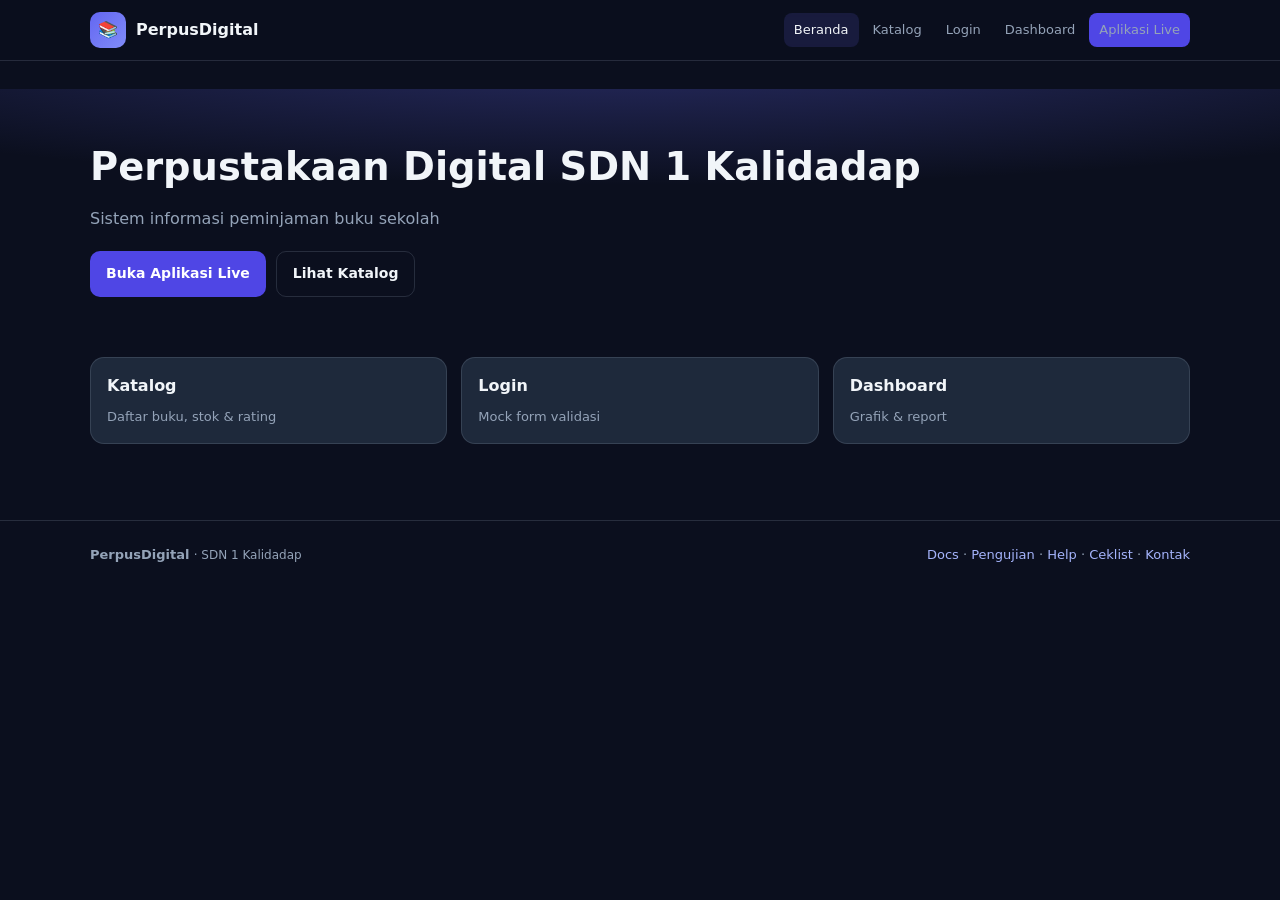
<file: index.html>
<!DOCTYPE html>
<html lang="id">
<head>
  <meta charset="UTF-8">
  <meta name="viewport" content="width=device-width, initial-scale=1">
  <meta name="theme-color" content="#4f46e5">
  <meta name="description" content="Perpustakaan Digital SDN 1 Kalidadap">
  <title>Beranda — PerpusDigital</title>
  <link rel="icon" href="assets/icons/book.svg" type="image/svg+xml">
  <link rel="stylesheet" href="assets/css/style.css">
</head>
<body>
  <header class="site-header">
    <div class="container header-inner">
      <a class="brand" href="index.html"><span class="brand-mark">📚</span><span data-config="shortName">PerpusDigital</span></a>
      <button type="button" class="nav-toggle" id="nav-toggle" aria-label="Menu">Menu</button>
      <nav class="nav" id="site-nav">
        <a href="index.html" data-nav="home">Beranda</a>
        <a href="pages/katalog.html" data-nav="katalog">Katalog</a>
        <a href="pages/login.html" data-nav="login">Login</a>
        <a href="pages/dashboard.html" data-nav="dashboard">Dashboard</a>
        <a class="btn btn-primary btn-sm" href="#" data-live-app target="_blank" rel="noopener">Aplikasi Live</a>
      </nav>
    </div>
  </header>

  <main>
    <section class="hero">
      <div class="container">
        <h1 data-config="siteName">Perpustakaan Digital SDN 1 Kalidadap</h1>
        <p data-config="tagline">Sistem informasi peminjaman buku sekolah</p>
        <div class="hero-actions">
          <a class="btn btn-primary" href="#" data-live-app target="_blank" rel="noopener">Buka Aplikasi Live</a>
          <a class="btn btn-outline" href="pages/katalog.html">Lihat Katalog</a>
        </div>
      </div>
    </section>

    <section class="section">
      <div class="container">
        <div class="grid-3">
          <a class="card card-link" href="pages/katalog.html">
            <h3>Katalog</h3>
            <p class="muted">Daftar buku, stok &amp; rating</p>
          </a>
          <a class="card card-link" href="pages/login.html">
            <h3>Login</h3>
            <p class="muted">Mock form validasi</p>
          </a>
          <a class="card card-link" href="pages/dashboard.html">
            <h3>Dashboard</h3>
            <p class="muted">Grafik &amp; report</p>
          </a>
        </div>
      </div>
    </section>
  </main>

  <footer class="site-footer">
    <div class="container footer-inner">
      <div>
        <strong data-config="shortName">PerpusDigital</strong>
        <span class="muted"> · SDN 1 Kalidadap</span>
      </div>
      <div>
        <a href="pages/dokumentasi.html">Docs</a> ·
        <a href="pages/pengujian.html">Pengujian</a> ·
        <a href="pages/help.html">Help</a> ·
        <a href="docs/ceklist-ukk.html">Ceklist</a> ·
        <a href="pages/kontak.html">Kontak</a>
      </div>
    </div>
  </footer>
  <script src="config.js"></script>
  <script src="assets/js/script.js"></script>
</body>
</html>
</file>
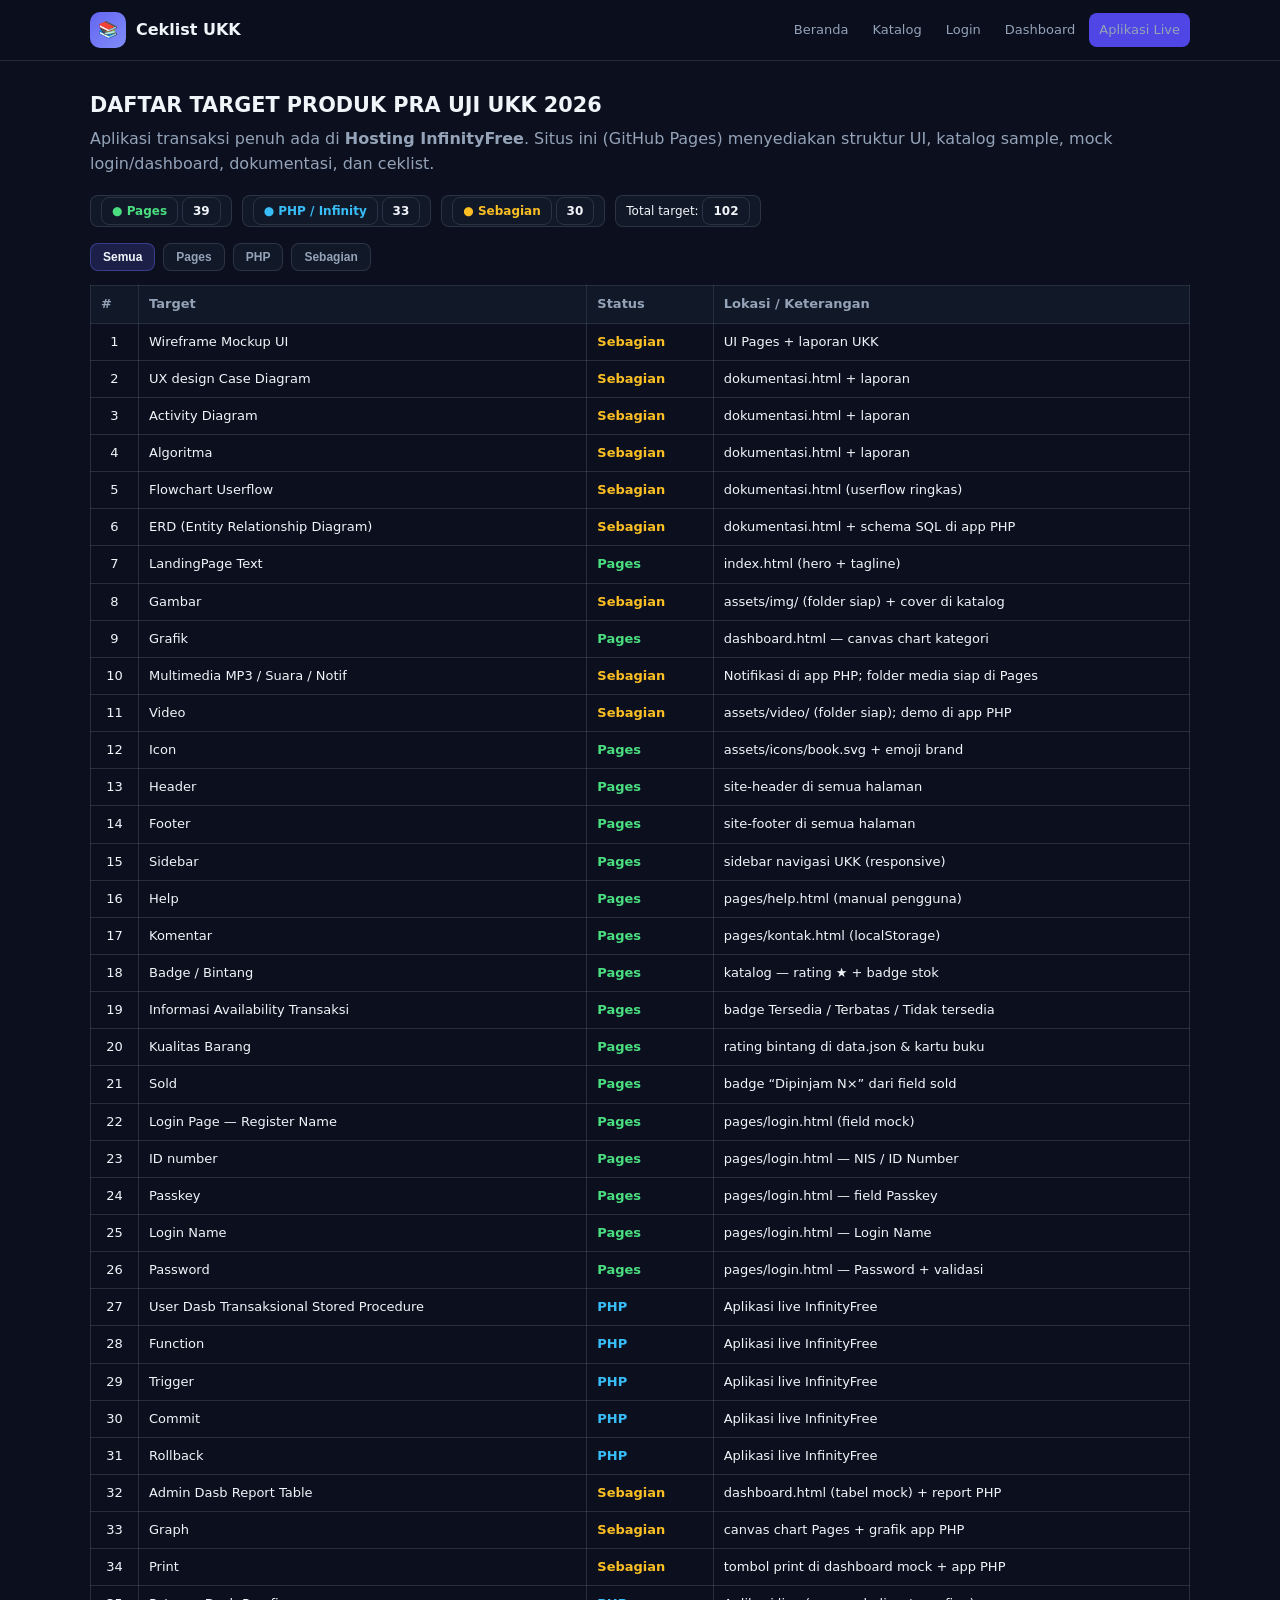
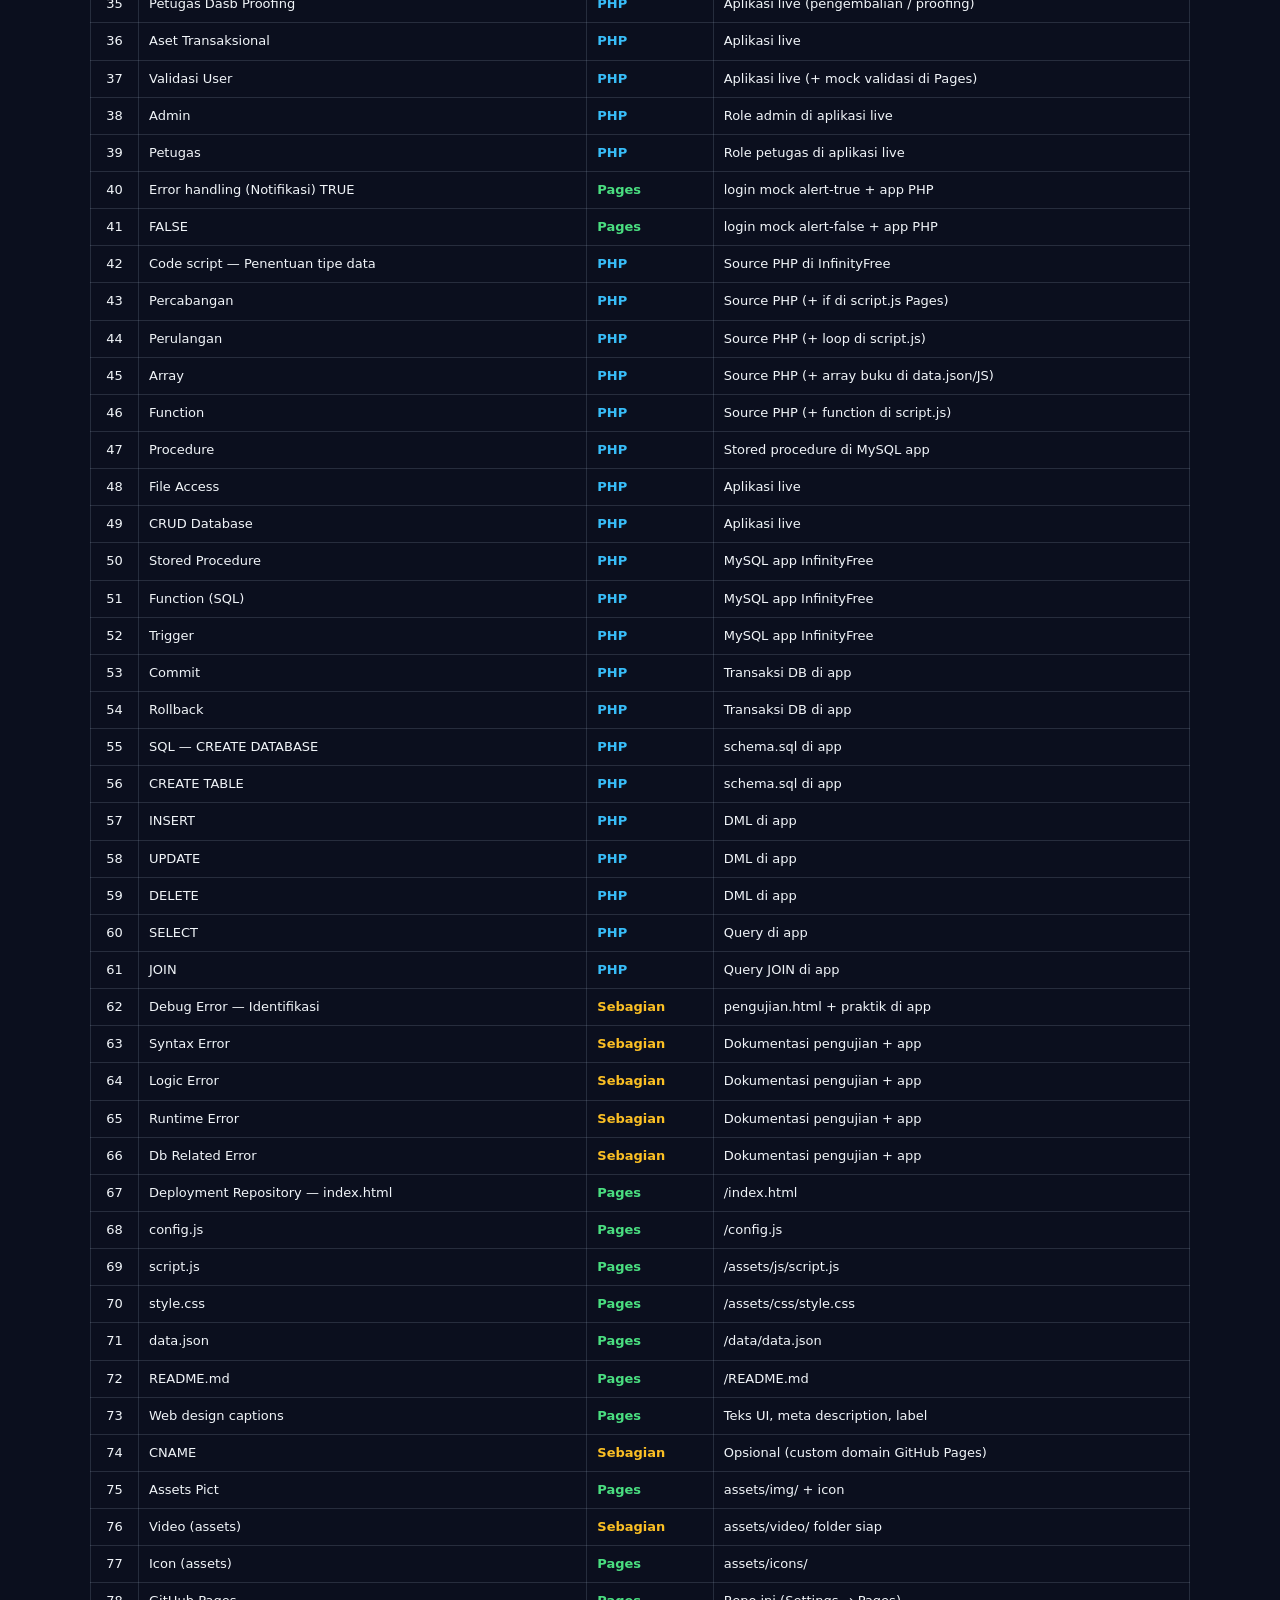
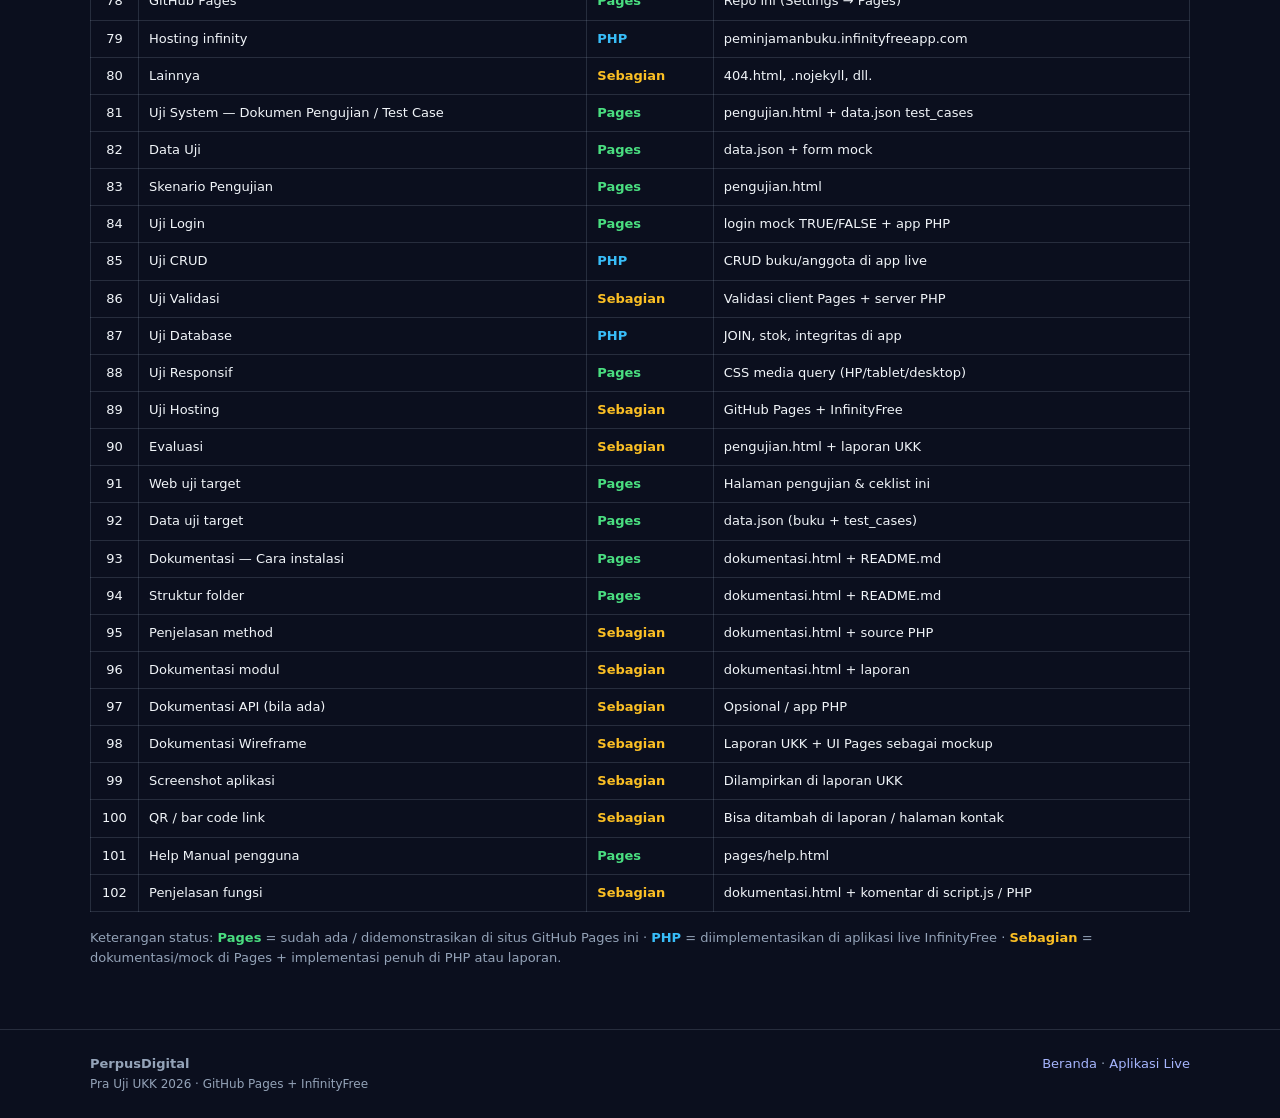
<file: docs/ceklist-ukk.html>
<!DOCTYPE html>
<html lang="id">
<head>
  <meta charset="UTF-8">
  <meta name="viewport" content="width=device-width, initial-scale=1">
  <meta name="theme-color" content="#4f46e5">
  <title>Ceklist Target UKK 2026 — 1–102</title>
  <link rel="icon" href="../assets/icons/book.svg" type="image/svg+xml">
  <link rel="stylesheet" href="../assets/css/style.css">
  <style>
    .ok{color:#4ade80;font-weight:600}
    .part{color:#fbbf24;font-weight:600}
    .php{color:#38bdf8;font-weight:600}
    .no{color:#64748b}
    table.data td:first-child{width:48px;text-align:center;font-variant-numeric:tabular-nums}
    table.data th{position:sticky;top:0;z-index:2}
    .filter-bar{display:flex;flex-wrap:wrap;gap:8px;margin-bottom:14px;align-items:center}
    .filter-bar button{
      background:var(--bg2);border:1px solid var(--border);color:var(--muted);
      border-radius:8px;padding:6px 12px;font-size:12px;cursor:pointer;font-weight:600
    }
    .filter-bar button.active,.filter-bar button:hover{background:rgba(99,102,241,.2);color:var(--text);border-color:rgba(99,102,241,.4)}
    .sum{display:flex;flex-wrap:wrap;gap:10px;margin-bottom:16px}
    .sum span{font-size:12px;padding:6px 10px;border-radius:8px;background:var(--bg2);border:1px solid var(--border)}
    .sum .n{font-weight:700;color:var(--text)}
  </style>
</head>
<body>
  <header class="site-header">
    <div class="container header-inner">
      <a class="brand" href="../index.html"><span class="brand-mark">📚</span> Ceklist UKK</a>
                  <nav class="nav" id="site-nav">
        <a href="../index.html" data-nav="home">Beranda</a>
        <a href="../pages/katalog.html" data-nav="katalog">Katalog</a>
        <a href="../pages/login.html" data-nav="login">Login</a>
        <a href="../pages/dashboard.html" data-nav="dashboard">Dashboard</a>
        <a class="btn btn-primary btn-sm" href="#" data-live-app target="_blank" rel="noopener">Aplikasi Live</a>
      </nav>
    </div>
  </header>

  <main class="section">
    <div class="container">
      <h2>DAFTAR TARGET PRODUK PRA UJI UKK 2026</h2>
      <p class="lead">
        Aplikasi transaksi penuh ada di <strong>Hosting InfinityFree</strong>.
        Situs ini (GitHub Pages) menyediakan struktur UI, katalog sample, mock login/dashboard, dokumentasi, dan ceklist.
      </p>

      <div class="sum" id="summary">
        <span><span class="ok">● Pages</span> <span class="n" id="cnt-pages">—</span></span>
        <span><span class="php">● PHP / Infinity</span> <span class="n" id="cnt-php">—</span></span>
        <span><span class="part">● Sebagian</span> <span class="n" id="cnt-part">—</span></span>
        <span>Total target: <span class="n">102</span></span>
      </div>

      <div class="filter-bar">
        <button type="button" class="active" data-filter="all">Semua</button>
        <button type="button" data-filter="pages">Pages</button>
        <button type="button" data-filter="php">PHP</button>
        <button type="button" data-filter="part">Sebagian</button>
      </div>

      <div style="overflow-x:auto">
        <table class="data" id="ukk-table">
          <thead>
            <tr>
              <th>#</th>
              <th>Target</th>
              <th>Status</th>
              <th>Lokasi / Keterangan</th>
            </tr>
          </thead>
          <tbody>
            <tr data-s="part"><td>1</td><td>Wireframe Mockup UI</td><td class="part">Sebagian</td><td>UI Pages + laporan UKK</td></tr>
            <tr data-s="part"><td>2</td><td>UX design Case Diagram</td><td class="part">Sebagian</td><td>dokumentasi.html + laporan</td></tr>
            <tr data-s="part"><td>3</td><td>Activity Diagram</td><td class="part">Sebagian</td><td>dokumentasi.html + laporan</td></tr>
            <tr data-s="part"><td>4</td><td>Algoritma</td><td class="part">Sebagian</td><td>dokumentasi.html + laporan</td></tr>
            <tr data-s="part"><td>5</td><td>Flowchart Userflow</td><td class="part">Sebagian</td><td>dokumentasi.html (userflow ringkas)</td></tr>
            <tr data-s="part"><td>6</td><td>ERD (Entity Relationship Diagram)</td><td class="part">Sebagian</td><td>dokumentasi.html + schema SQL di app PHP</td></tr>

            <tr data-s="pages"><td>7</td><td>LandingPage Text</td><td class="ok">Pages</td><td>index.html (hero + tagline)</td></tr>
            <tr data-s="part"><td>8</td><td>Gambar</td><td class="part">Sebagian</td><td>assets/img/ (folder siap) + cover di katalog</td></tr>
            <tr data-s="pages"><td>9</td><td>Grafik</td><td class="ok">Pages</td><td>dashboard.html — canvas chart kategori</td></tr>
            <tr data-s="part"><td>10</td><td>Multimedia MP3 / Suara / Notif</td><td class="part">Sebagian</td><td>Notifikasi di app PHP; folder media siap di Pages</td></tr>
            <tr data-s="part"><td>11</td><td>Video</td><td class="part">Sebagian</td><td>assets/video/ (folder siap); demo di app PHP</td></tr>
            <tr data-s="pages"><td>12</td><td>Icon</td><td class="ok">Pages</td><td>assets/icons/book.svg + emoji brand</td></tr>

            <tr data-s="pages"><td>13</td><td>Header</td><td class="ok">Pages</td><td>site-header di semua halaman</td></tr>
            <tr data-s="pages"><td>14</td><td>Footer</td><td class="ok">Pages</td><td>site-footer di semua halaman</td></tr>
            <tr data-s="pages"><td>15</td><td>Sidebar</td><td class="ok">Pages</td><td>sidebar navigasi UKK (responsive)</td></tr>

            <tr data-s="pages"><td>16</td><td>Help</td><td class="ok">Pages</td><td>pages/help.html (manual pengguna)</td></tr>
            <tr data-s="pages"><td>17</td><td>Komentar</td><td class="ok">Pages</td><td>pages/kontak.html (localStorage)</td></tr>
            <tr data-s="pages"><td>18</td><td>Badge / Bintang</td><td class="ok">Pages</td><td>katalog — rating ★ + badge stok</td></tr>
            <tr data-s="pages"><td>19</td><td>Informasi Availability Transaksi</td><td class="ok">Pages</td><td>badge Tersedia / Terbatas / Tidak tersedia</td></tr>
            <tr data-s="pages"><td>20</td><td>Kualitas Barang</td><td class="ok">Pages</td><td>rating bintang di data.json &amp; kartu buku</td></tr>
            <tr data-s="pages"><td>21</td><td>Sold</td><td class="ok">Pages</td><td>badge “Dipinjam N×” dari field sold</td></tr>

            <tr data-s="pages"><td>22</td><td>Login Page — Register Name</td><td class="ok">Pages</td><td>pages/login.html (field mock)</td></tr>
            <tr data-s="pages"><td>23</td><td>ID number</td><td class="ok">Pages</td><td>pages/login.html — NIS / ID Number</td></tr>
            <tr data-s="pages"><td>24</td><td>Passkey</td><td class="ok">Pages</td><td>pages/login.html — field Passkey</td></tr>
            <tr data-s="pages"><td>25</td><td>Login Name</td><td class="ok">Pages</td><td>pages/login.html — Login Name</td></tr>
            <tr data-s="pages"><td>26</td><td>Password</td><td class="ok">Pages</td><td>pages/login.html — Password + validasi</td></tr>

            <tr data-s="php"><td>27</td><td>User Dasb Transaksional Stored Procedure</td><td class="php">PHP</td><td>Aplikasi live InfinityFree</td></tr>
            <tr data-s="php"><td>28</td><td>Function</td><td class="php">PHP</td><td>Aplikasi live InfinityFree</td></tr>
            <tr data-s="php"><td>29</td><td>Trigger</td><td class="php">PHP</td><td>Aplikasi live InfinityFree</td></tr>
            <tr data-s="php"><td>30</td><td>Commit</td><td class="php">PHP</td><td>Aplikasi live InfinityFree</td></tr>
            <tr data-s="php"><td>31</td><td>Rollback</td><td class="php">PHP</td><td>Aplikasi live InfinityFree</td></tr>

            <tr data-s="part"><td>32</td><td>Admin Dasb Report Table</td><td class="part">Sebagian</td><td>dashboard.html (tabel mock) + report PHP</td></tr>
            <tr data-s="part"><td>33</td><td>Graph</td><td class="part">Sebagian</td><td>canvas chart Pages + grafik app PHP</td></tr>
            <tr data-s="part"><td>34</td><td>Print</td><td class="part">Sebagian</td><td>tombol print di dashboard mock + app PHP</td></tr>

            <tr data-s="php"><td>35</td><td>Petugas Dasb Proofing</td><td class="php">PHP</td><td>Aplikasi live (pengembalian / proofing)</td></tr>
            <tr data-s="php"><td>36</td><td>Aset Transaksional</td><td class="php">PHP</td><td>Aplikasi live</td></tr>
            <tr data-s="php"><td>37</td><td>Validasi User</td><td class="php">PHP</td><td>Aplikasi live (+ mock validasi di Pages)</td></tr>
            <tr data-s="php"><td>38</td><td>Admin</td><td class="php">PHP</td><td>Role admin di aplikasi live</td></tr>
            <tr data-s="php"><td>39</td><td>Petugas</td><td class="php">PHP</td><td>Role petugas di aplikasi live</td></tr>

            <tr data-s="pages"><td>40</td><td>Error handling (Notifikasi) TRUE</td><td class="ok">Pages</td><td>login mock alert-true + app PHP</td></tr>
            <tr data-s="pages"><td>41</td><td>FALSE</td><td class="ok">Pages</td><td>login mock alert-false + app PHP</td></tr>

            <tr data-s="php"><td>42</td><td>Code script — Penentuan tipe data</td><td class="php">PHP</td><td>Source PHP di InfinityFree</td></tr>
            <tr data-s="php"><td>43</td><td>Percabangan</td><td class="php">PHP</td><td>Source PHP (+ if di script.js Pages)</td></tr>
            <tr data-s="php"><td>44</td><td>Perulangan</td><td class="php">PHP</td><td>Source PHP (+ loop di script.js)</td></tr>
            <tr data-s="php"><td>45</td><td>Array</td><td class="php">PHP</td><td>Source PHP (+ array buku di data.json/JS)</td></tr>
            <tr data-s="php"><td>46</td><td>Function</td><td class="php">PHP</td><td>Source PHP (+ function di script.js)</td></tr>
            <tr data-s="php"><td>47</td><td>Procedure</td><td class="php">PHP</td><td>Stored procedure di MySQL app</td></tr>
            <tr data-s="php"><td>48</td><td>File Access</td><td class="php">PHP</td><td>Aplikasi live</td></tr>
            <tr data-s="php"><td>49</td><td>CRUD Database</td><td class="php">PHP</td><td>Aplikasi live</td></tr>
            <tr data-s="php"><td>50</td><td>Stored Procedure</td><td class="php">PHP</td><td>MySQL app InfinityFree</td></tr>
            <tr data-s="php"><td>51</td><td>Function (SQL)</td><td class="php">PHP</td><td>MySQL app InfinityFree</td></tr>
            <tr data-s="php"><td>52</td><td>Trigger</td><td class="php">PHP</td><td>MySQL app InfinityFree</td></tr>
            <tr data-s="php"><td>53</td><td>Commit</td><td class="php">PHP</td><td>Transaksi DB di app</td></tr>
            <tr data-s="php"><td>54</td><td>Rollback</td><td class="php">PHP</td><td>Transaksi DB di app</td></tr>

            <tr data-s="php"><td>55</td><td>SQL — CREATE DATABASE</td><td class="php">PHP</td><td>schema.sql di app</td></tr>
            <tr data-s="php"><td>56</td><td>CREATE TABLE</td><td class="php">PHP</td><td>schema.sql di app</td></tr>
            <tr data-s="php"><td>57</td><td>INSERT</td><td class="php">PHP</td><td>DML di app</td></tr>
            <tr data-s="php"><td>58</td><td>UPDATE</td><td class="php">PHP</td><td>DML di app</td></tr>
            <tr data-s="php"><td>59</td><td>DELETE</td><td class="php">PHP</td><td>DML di app</td></tr>
            <tr data-s="php"><td>60</td><td>SELECT</td><td class="php">PHP</td><td>Query di app</td></tr>
            <tr data-s="php"><td>61</td><td>JOIN</td><td class="php">PHP</td><td>Query JOIN di app</td></tr>

            <tr data-s="part"><td>62</td><td>Debug Error — Identifikasi</td><td class="part">Sebagian</td><td>pengujian.html + praktik di app</td></tr>
            <tr data-s="part"><td>63</td><td>Syntax Error</td><td class="part">Sebagian</td><td>Dokumentasi pengujian + app</td></tr>
            <tr data-s="part"><td>64</td><td>Logic Error</td><td class="part">Sebagian</td><td>Dokumentasi pengujian + app</td></tr>
            <tr data-s="part"><td>65</td><td>Runtime Error</td><td class="part">Sebagian</td><td>Dokumentasi pengujian + app</td></tr>
            <tr data-s="part"><td>66</td><td>Db Related Error</td><td class="part">Sebagian</td><td>Dokumentasi pengujian + app</td></tr>

            <tr data-s="pages"><td>67</td><td>Deployment Repository — index.html</td><td class="ok">Pages</td><td>/index.html</td></tr>
            <tr data-s="pages"><td>68</td><td>config.js</td><td class="ok">Pages</td><td>/config.js</td></tr>
            <tr data-s="pages"><td>69</td><td>script.js</td><td class="ok">Pages</td><td>/assets/js/script.js</td></tr>
            <tr data-s="pages"><td>70</td><td>style.css</td><td class="ok">Pages</td><td>/assets/css/style.css</td></tr>
            <tr data-s="pages"><td>71</td><td>data.json</td><td class="ok">Pages</td><td>/data/data.json</td></tr>
            <tr data-s="pages"><td>72</td><td>README.md</td><td class="ok">Pages</td><td>/README.md</td></tr>

            <tr data-s="pages"><td>73</td><td>Web design captions</td><td class="ok">Pages</td><td>Teks UI, meta description, label</td></tr>
            <tr data-s="part"><td>74</td><td>CNAME</td><td class="part">Sebagian</td><td>Opsional (custom domain GitHub Pages)</td></tr>
            <tr data-s="pages"><td>75</td><td>Assets Pict</td><td class="ok">Pages</td><td>assets/img/ + icon</td></tr>
            <tr data-s="part"><td>76</td><td>Video (assets)</td><td class="part">Sebagian</td><td>assets/video/ folder siap</td></tr>
            <tr data-s="pages"><td>77</td><td>Icon (assets)</td><td class="ok">Pages</td><td>assets/icons/</td></tr>
            <tr data-s="pages"><td>78</td><td>GitHub Pages</td><td class="ok">Pages</td><td>Repo ini (Settings → Pages)</td></tr>
            <tr data-s="php"><td>79</td><td>Hosting infinity</td><td class="php">PHP</td><td>peminjamanbuku.infinityfreeapp.com</td></tr>
            <tr data-s="part"><td>80</td><td>Lainnya</td><td class="part">Sebagian</td><td>404.html, .nojekyll, dll.</td></tr>

            <tr data-s="pages"><td>81</td><td>Uji System — Dokumen Pengujian / Test Case</td><td class="ok">Pages</td><td>pengujian.html + data.json test_cases</td></tr>
            <tr data-s="pages"><td>82</td><td>Data Uji</td><td class="ok">Pages</td><td>data.json + form mock</td></tr>
            <tr data-s="pages"><td>83</td><td>Skenario Pengujian</td><td class="ok">Pages</td><td>pengujian.html</td></tr>
            <tr data-s="pages"><td>84</td><td>Uji Login</td><td class="ok">Pages</td><td>login mock TRUE/FALSE + app PHP</td></tr>
            <tr data-s="php"><td>85</td><td>Uji CRUD</td><td class="php">PHP</td><td>CRUD buku/anggota di app live</td></tr>
            <tr data-s="part"><td>86</td><td>Uji Validasi</td><td class="part">Sebagian</td><td>Validasi client Pages + server PHP</td></tr>
            <tr data-s="php"><td>87</td><td>Uji Database</td><td class="php">PHP</td><td>JOIN, stok, integritas di app</td></tr>
            <tr data-s="pages"><td>88</td><td>Uji Responsif</td><td class="ok">Pages</td><td>CSS media query (HP/tablet/desktop)</td></tr>
            <tr data-s="part"><td>89</td><td>Uji Hosting</td><td class="part">Sebagian</td><td>GitHub Pages + InfinityFree</td></tr>
            <tr data-s="part"><td>90</td><td>Evaluasi</td><td class="part">Sebagian</td><td>pengujian.html + laporan UKK</td></tr>
            <tr data-s="pages"><td>91</td><td>Web uji target</td><td class="ok">Pages</td><td>Halaman pengujian &amp; ceklist ini</td></tr>
            <tr data-s="pages"><td>92</td><td>Data uji target</td><td class="ok">Pages</td><td>data.json (buku + test_cases)</td></tr>

            <tr data-s="pages"><td>93</td><td>Dokumentasi — Cara instalasi</td><td class="ok">Pages</td><td>dokumentasi.html + README.md</td></tr>
            <tr data-s="pages"><td>94</td><td>Struktur folder</td><td class="ok">Pages</td><td>dokumentasi.html + README.md</td></tr>
            <tr data-s="part"><td>95</td><td>Penjelasan method</td><td class="part">Sebagian</td><td>dokumentasi.html + source PHP</td></tr>
            <tr data-s="part"><td>96</td><td>Dokumentasi modul</td><td class="part">Sebagian</td><td>dokumentasi.html + laporan</td></tr>
            <tr data-s="part"><td>97</td><td>Dokumentasi API (bila ada)</td><td class="part">Sebagian</td><td>Opsional / app PHP</td></tr>
            <tr data-s="part"><td>98</td><td>Dokumentasi Wireframe</td><td class="part">Sebagian</td><td>Laporan UKK + UI Pages sebagai mockup</td></tr>
            <tr data-s="part"><td>99</td><td>Screenshot aplikasi</td><td class="part">Sebagian</td><td>Dilampirkan di laporan UKK</td></tr>
            <tr data-s="part"><td>100</td><td>QR / bar code link</td><td class="part">Sebagian</td><td>Bisa ditambah di laporan / halaman kontak</td></tr>
            <tr data-s="pages"><td>101</td><td>Help Manual pengguna</td><td class="ok">Pages</td><td>pages/help.html</td></tr>
            <tr data-s="part"><td>102</td><td>Penjelasan fungsi</td><td class="part">Sebagian</td><td>dokumentasi.html + komentar di script.js / PHP</td></tr>
          </tbody>
        </table>
      </div>

      <p class="muted" style="margin-top:16px;font-size:13px">
        Keterangan status:
        <span class="ok">Pages</span> = sudah ada / didemonstrasikan di situs GitHub Pages ini ·
        <span class="php">PHP</span> = diimplementasikan di aplikasi live InfinityFree ·
        <span class="part">Sebagian</span> = dokumentasi/mock di Pages + implementasi penuh di PHP atau laporan.
      </p>
    </div>
  </main>

  <footer class="site-footer">
    <div class="container footer-inner">
      <div>
        <strong data-config="shortName">PerpusDigital</strong><br>
        <span class="muted">Pra Uji UKK 2026 · GitHub Pages + InfinityFree</span>
      </div>
      <div>
        <a href="../index.html">Beranda</a> ·
        <a href="#" data-live-app target="_blank" rel="noopener">Aplikasi Live</a>
      </div>
    </div>
  </footer>
<script>
    (function () {
      var rows = Array.prototype.slice.call(document.querySelectorAll("#ukk-table tbody tr"));
      var cnt = { pages: 0, php: 0, part: 0 };
      rows.forEach(function (r) {
        var s = r.getAttribute("data-s");
        if (cnt[s] != null) cnt[s]++;
      });
      document.getElementById("cnt-pages").textContent = cnt.pages;
      document.getElementById("cnt-php").textContent = cnt.php;
      document.getElementById("cnt-part").textContent = cnt.part;

      document.querySelectorAll(".filter-bar button").forEach(function (btn) {
        btn.addEventListener("click", function () {
          document.querySelectorAll(".filter-bar button").forEach(function (b) { b.classList.remove("active"); });
          btn.classList.add("active");
          var f = btn.getAttribute("data-filter");
          rows.forEach(function (r) {
            r.style.display = (f === "all" || r.getAttribute("data-s") === f) ? "" : "none";
          });
        });
      });
    })();
  </script>
  <script src="../config.js"></script>
  <script src="../assets/js/script.js"></script>
</body>
</html>
</file>
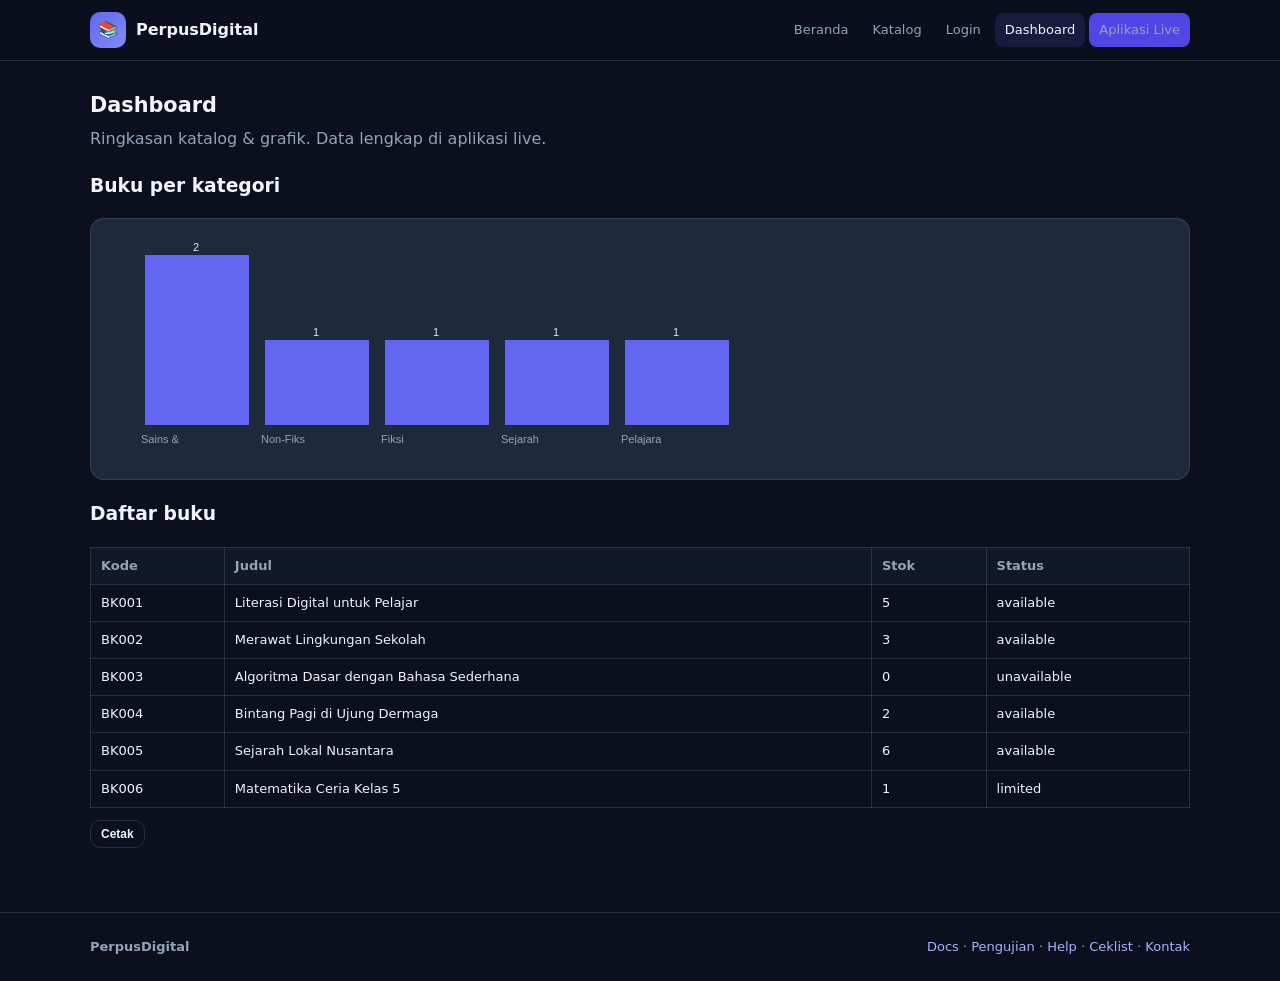
<file: pages/dashboard.html>
<!DOCTYPE html>
<html lang="id">
<head>
  <meta charset="UTF-8">
  <meta name="viewport" content="width=device-width, initial-scale=1">
  <meta name="theme-color" content="#4f46e5">
  <title>Dashboard — PerpusDigital</title>
  <link rel="icon" href="../assets/icons/book.svg" type="image/svg+xml">
  <link rel="stylesheet" href="../assets/css/style.css">
</head>
<body>
  <header class="site-header">
    <div class="container header-inner">
      <a class="brand" href="../index.html"><span class="brand-mark">📚</span><span data-config="shortName">PerpusDigital</span></a>
      <button type="button" class="nav-toggle" id="nav-toggle" aria-label="Menu">Menu</button>
      <nav class="nav" id="site-nav">
        <a href="../index.html" data-nav="home">Beranda</a>
        <a href="katalog.html" data-nav="katalog">Katalog</a>
        <a href="login.html" data-nav="login">Login</a>
        <a href="dashboard.html" data-nav="dashboard">Dashboard</a>
        <a class="btn btn-primary btn-sm" href="#" data-live-app target="_blank" rel="noopener">Aplikasi Live</a>
      </nav>
    </div>
  </header>

  <main class="section">
    <div class="container">
      <h2>Dashboard</h2>
      <p class="lead">Ringkasan katalog &amp; grafik. Data lengkap di aplikasi live.</p>

      <h3>Buku per kategori</h3>
      <div class="card" style="margin-bottom:18px">
        <canvas id="chart-kategori" width="640" height="220" style="max-width:100%;height:auto"></canvas>
      </div>

      <h3>Daftar buku</h3>
      <div style="overflow-x:auto">
        <table class="data">
          <thead><tr><th>Kode</th><th>Judul</th><th>Stok</th><th>Status</th></tr></thead>
          <tbody id="report-body"><tr><td colspan="4">Memuat…</td></tr></tbody>
        </table>
      </div>
      <p style="margin-top:12px">
        <button type="button" class="btn btn-outline btn-sm" onclick="window.print()">Cetak</button>
      </p>
    </div>
  </main>

  <footer class="site-footer">
    <div class="container footer-inner">
      <div><strong data-config="shortName">PerpusDigital</strong></div>
      <div>
        <a href="dokumentasi.html">Docs</a> ·
        <a href="pengujian.html">Pengujian</a> ·
        <a href="help.html">Help</a> ·
        <a href="../docs/ceklist-ukk.html">Ceklist</a> ·
        <a href="kontak.html">Kontak</a>
      </div>
    </div>
  </footer>
  <script src="../config.js"></script>
  <script src="../assets/js/script.js"></script>
</body>
</html>
</file>
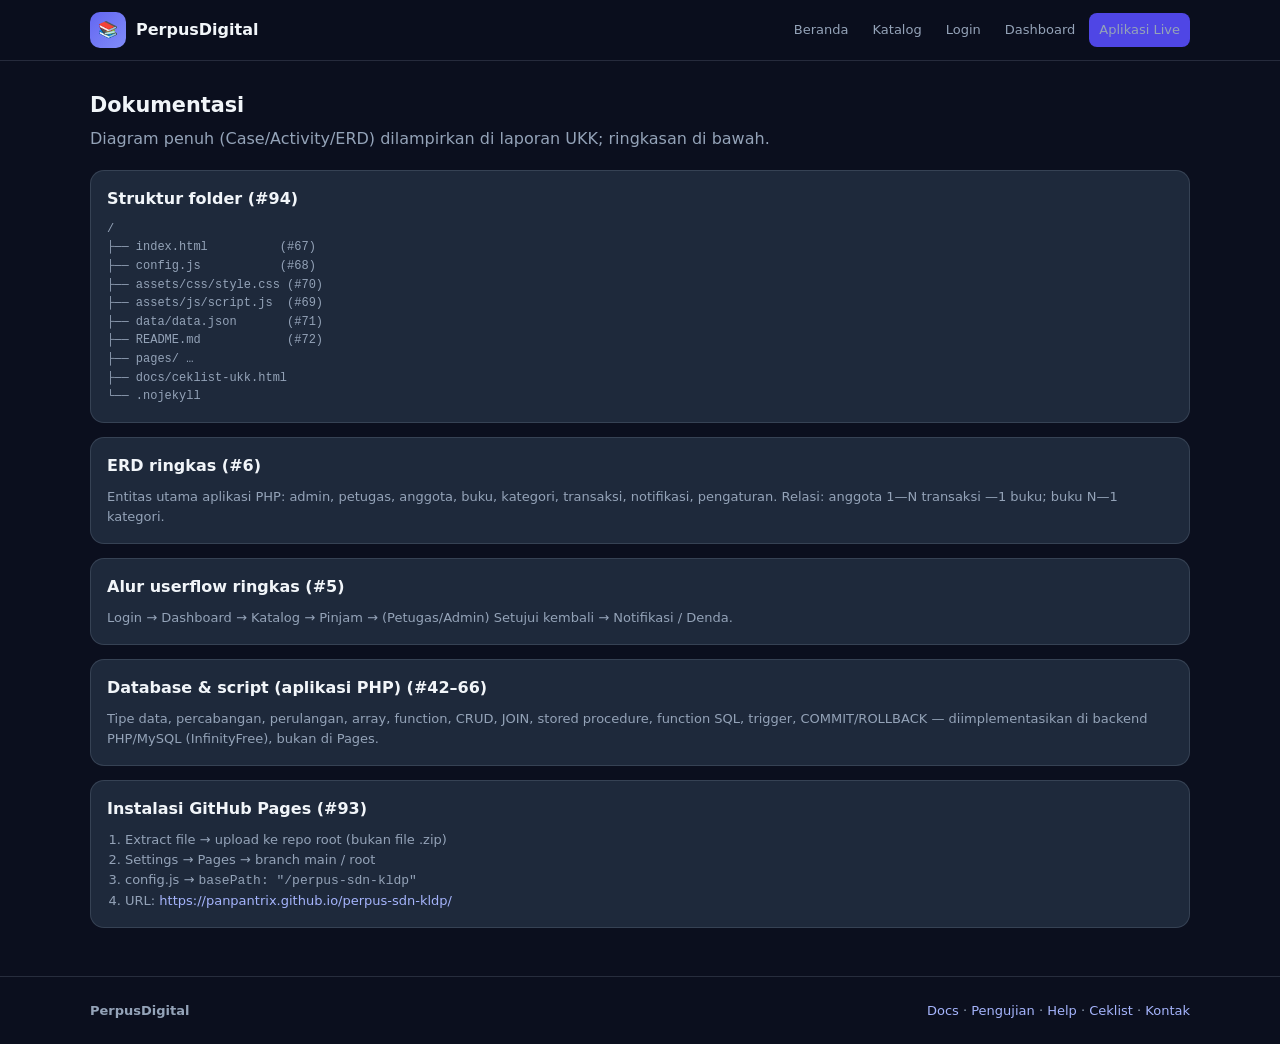
<file: pages/dokumentasi.html>
<!DOCTYPE html>
<html lang="id">
<head>
  <meta charset="UTF-8">
  <meta name="viewport" content="width=device-width, initial-scale=1">
  <meta name="theme-color" content="#4f46e5">
  <title>Dokumentasi — PerpusDigital</title>
  <link rel="icon" href="../assets/icons/book.svg" type="image/svg+xml">
  <link rel="stylesheet" href="../assets/css/style.css">
</head>
<body>
  <header class="site-header">
    <div class="container header-inner">
      <a class="brand" href="../index.html"><span class="brand-mark">📚</span><span data-config="shortName">PerpusDigital</span></a>
      <button type="button" class="nav-toggle" id="nav-toggle" aria-label="Menu">Menu</button>
      <nav class="nav" id="site-nav">
        <a href="../index.html" data-nav="home">Beranda</a>
        <a href="katalog.html" data-nav="katalog">Katalog</a>
        <a href="login.html" data-nav="login">Login</a>
        <a href="dashboard.html" data-nav="dashboard">Dashboard</a>
        <a class="btn btn-primary btn-sm" href="#" data-live-app target="_blank" rel="noopener">Aplikasi Live</a>
      </nav>
    </div>
  </header>

  <main class="section">
    <div class="container">
      <h2>Dokumentasi</h2>
      <p class="lead">Diagram penuh (Case/Activity/ERD) dilampirkan di laporan UKK; ringkasan di bawah.</p>

      <div class="card" style="margin-bottom:14px">
        <h3>Struktur folder (#94)</h3>
        <pre style="margin:0;font-size:12px;overflow:auto;color:var(--muted)">/
├── index.html          (#67)
├── config.js           (#68)
├── assets/css/style.css (#70)
├── assets/js/script.js  (#69)
├── data/data.json       (#71)
├── README.md            (#72)
├── pages/ …
├── docs/ceklist-ukk.html
└── .nojekyll</pre>
      </div>

      <div class="card" style="margin-bottom:14px">
        <h3>ERD ringkas (#6)</h3>
        <p class="muted" style="margin:0">Entitas utama aplikasi PHP: admin, petugas, anggota, buku, kategori, transaksi, notifikasi, pengaturan. Relasi: anggota 1—N transaksi —1 buku; buku N—1 kategori.</p>
      </div>

      <div class="card" style="margin-bottom:14px">
        <h3>Alur userflow ringkas (#5)</h3>
        <p class="muted" style="margin:0">Login → Dashboard → Katalog → Pinjam → (Petugas/Admin) Setujui kembali → Notifikasi / Denda.</p>
      </div>

      <div class="card" style="margin-bottom:14px">
        <h3>Database &amp; script (aplikasi PHP) (#42–66)</h3>
        <p class="muted" style="margin:0">Tipe data, percabangan, perulangan, array, function, CRUD, JOIN, stored procedure, function SQL, trigger, COMMIT/ROLLBACK — diimplementasikan di backend PHP/MySQL (InfinityFree), bukan di Pages.</p>
      </div>

      <div class="card">
        <h3>Instalasi GitHub Pages (#93)</h3>
        <ol style="margin:0;padding-left:18px;color:var(--muted);font-size:13px">
          <li>Extract file → upload ke repo root (bukan file .zip)</li>
          <li>Settings → Pages → branch main / root</li>
          <li>config.js → <code>basePath: "/perpus-sdn-kldp"</code></li>
          <li>URL: <a href="https://panpantrix.github.io/perpus-sdn-kldp/">https://panpantrix.github.io/perpus-sdn-kldp/</a></li>
        </ol>
      </div>
    </div>
  </main>

  <footer class="site-footer">
    <div class="container footer-inner">
      <div><strong data-config="shortName">PerpusDigital</strong></div>
      <div>
        <a href="../pages/dokumentasi.html">Docs</a> ·
        <a href="../pages/pengujian.html">Pengujian</a> ·
        <a href="../pages/help.html">Help</a> ·
        <a href="../docs/ceklist-ukk.html">Ceklist</a> ·
        <a href="../pages/kontak.html">Kontak</a>
      </div>
    </div>
  </footer>
  <script src="../config.js"></script>
  <script src="../assets/js/script.js"></script>
</body>
</html>
</file>
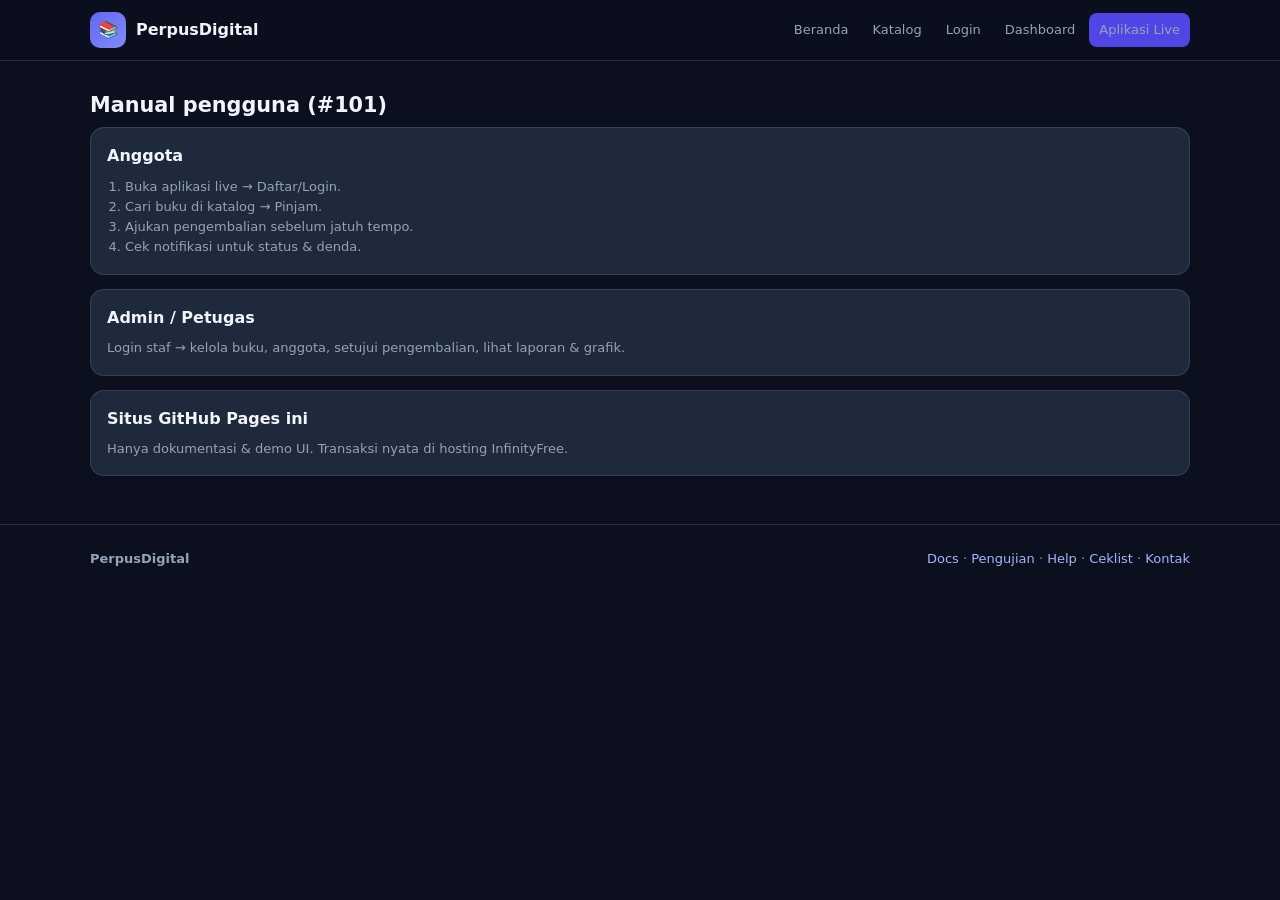
<file: pages/help.html>
<!DOCTYPE html>
<html lang="id">
<head>
  <meta charset="UTF-8">
  <meta name="viewport" content="width=device-width, initial-scale=1">
  <meta name="theme-color" content="#4f46e5">
  <title>Help — PerpusDigital</title>
  <link rel="icon" href="../assets/icons/book.svg" type="image/svg+xml">
  <link rel="stylesheet" href="../assets/css/style.css">
</head>
<body>
  <header class="site-header">
    <div class="container header-inner">
      <a class="brand" href="../index.html"><span class="brand-mark">📚</span><span data-config="shortName">PerpusDigital</span></a>
      <button type="button" class="nav-toggle" id="nav-toggle" aria-label="Menu">Menu</button>
      <nav class="nav" id="site-nav">
        <a href="../index.html" data-nav="home">Beranda</a>
        <a href="katalog.html" data-nav="katalog">Katalog</a>
        <a href="login.html" data-nav="login">Login</a>
        <a href="dashboard.html" data-nav="dashboard">Dashboard</a>
        <a class="btn btn-primary btn-sm" href="#" data-live-app target="_blank" rel="noopener">Aplikasi Live</a>
      </nav>
    </div>
  </header>

  <main class="section">
    <div class="container">
      <h2>Manual pengguna (#101)</h2>

      <div class="card" style="margin-bottom:14px">
        <h3>Anggota</h3>
        <ol style="margin:0;padding-left:18px;color:var(--muted);font-size:13px">
          <li>Buka aplikasi live → Daftar/Login.</li>
          <li>Cari buku di katalog → Pinjam.</li>
          <li>Ajukan pengembalian sebelum jatuh tempo.</li>
          <li>Cek notifikasi untuk status &amp; denda.</li>
        </ol>
      </div>

      <div class="card" style="margin-bottom:14px">
        <h3>Admin / Petugas</h3>
        <p class="muted" style="margin:0">Login staf → kelola buku, anggota, setujui pengembalian, lihat laporan &amp; grafik.</p>
      </div>

      <div class="card">
        <h3>Situs GitHub Pages ini</h3>
        <p class="muted" style="margin:0">Hanya dokumentasi &amp; demo UI. Transaksi nyata di hosting InfinityFree.</p>
      </div>
    </div>
  </main>

  <footer class="site-footer">
    <div class="container footer-inner">
      <div><strong data-config="shortName">PerpusDigital</strong></div>
      <div>
        <a href="../pages/dokumentasi.html">Docs</a> ·
        <a href="../pages/pengujian.html">Pengujian</a> ·
        <a href="../pages/help.html">Help</a> ·
        <a href="../docs/ceklist-ukk.html">Ceklist</a> ·
        <a href="../pages/kontak.html">Kontak</a>
      </div>
    </div>
  </footer>
  <script src="../config.js"></script>
  <script src="../assets/js/script.js"></script>
</body>
</html>
</file>
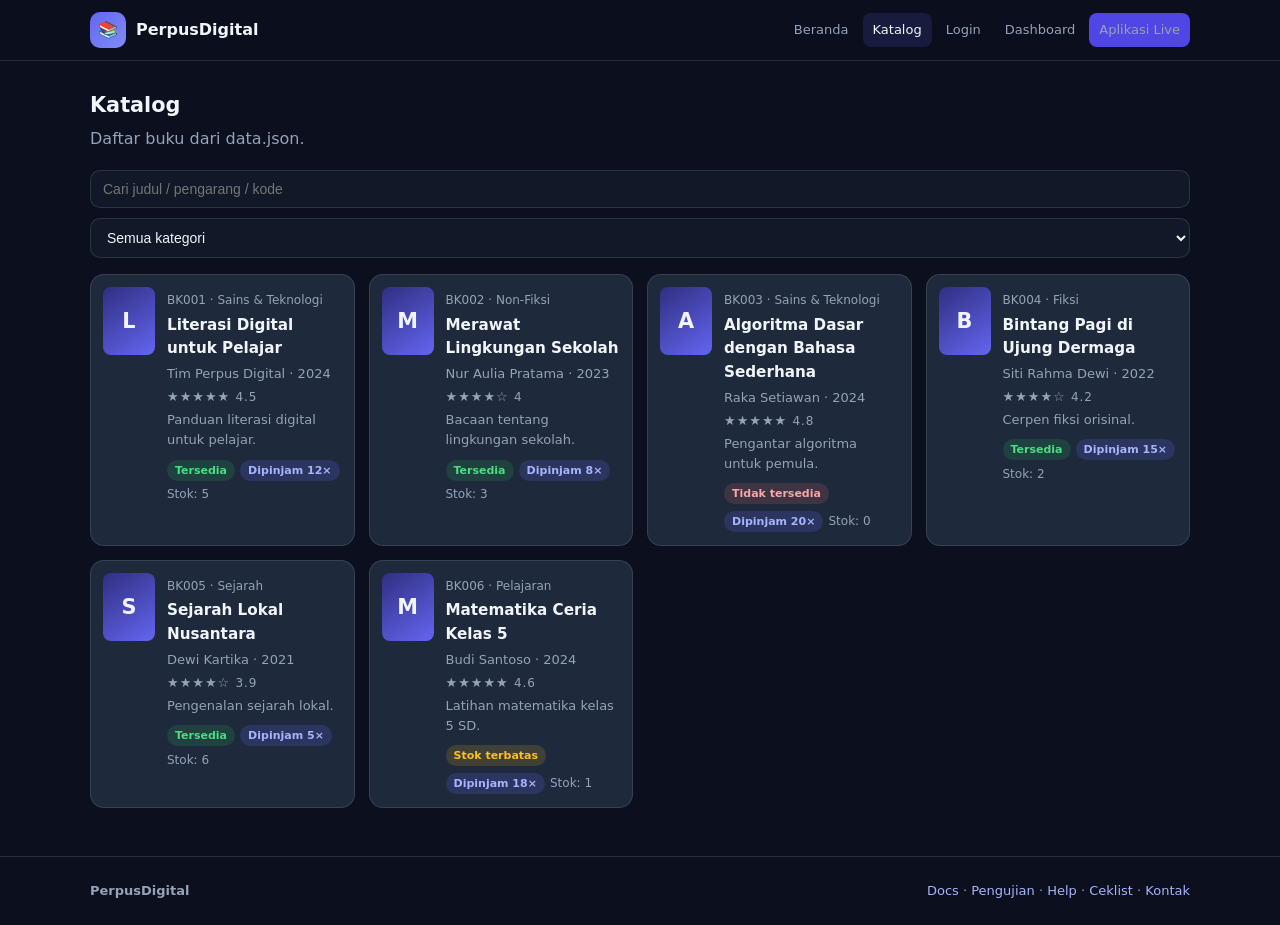
<file: pages/katalog.html>
<!DOCTYPE html>
<html lang="id">
<head>
  <meta charset="UTF-8">
  <meta name="viewport" content="width=device-width, initial-scale=1">
  <meta name="theme-color" content="#4f46e5">
  <title>Katalog — PerpusDigital</title>
  <link rel="icon" href="../assets/icons/book.svg" type="image/svg+xml">
  <link rel="stylesheet" href="../assets/css/style.css">
</head>
<body>
  <header class="site-header">
    <div class="container header-inner">
      <a class="brand" href="../index.html"><span class="brand-mark">📚</span><span data-config="shortName">PerpusDigital</span></a>
      <button type="button" class="nav-toggle" id="nav-toggle" aria-label="Menu">Menu</button>
      <nav class="nav" id="site-nav">
        <a href="../index.html" data-nav="home">Beranda</a>
        <a href="katalog.html" data-nav="katalog">Katalog</a>
        <a href="login.html" data-nav="login">Login</a>
        <a href="dashboard.html" data-nav="dashboard">Dashboard</a>
        <a class="btn btn-primary btn-sm" href="#" data-live-app target="_blank" rel="noopener">Aplikasi Live</a>
      </nav>
    </div>
  </header>

  <main class="section">
    <div class="container">
      <h2>Katalog</h2>
      <p class="lead">Daftar buku dari data.json.</p>
      <div class="toolbar">
        <input type="search" id="search-q" placeholder="Cari judul / pengarang / kode" autocomplete="off">
        <select id="filter-kat" aria-label="Filter kategori"><option value="">Semua kategori</option></select>
      </div>
      <div class="book-grid" id="book-grid" data-json="../data/data.json"></div>
      
    </div>
  </main>

  <footer class="site-footer">
    <div class="container footer-inner">
      <div><strong data-config="shortName">PerpusDigital</strong></div>
      <div>
        <a href="../pages/dokumentasi.html">Docs</a> ·
        <a href="../pages/pengujian.html">Pengujian</a> ·
        <a href="../pages/help.html">Help</a> ·
        <a href="../docs/ceklist-ukk.html">Ceklist</a> ·
        <a href="../pages/kontak.html">Kontak</a>
      </div>
    </div>
  </footer>
  <script src="../config.js"></script>
  <script src="../assets/js/script.js"></script>
</body>
</html>
</file>
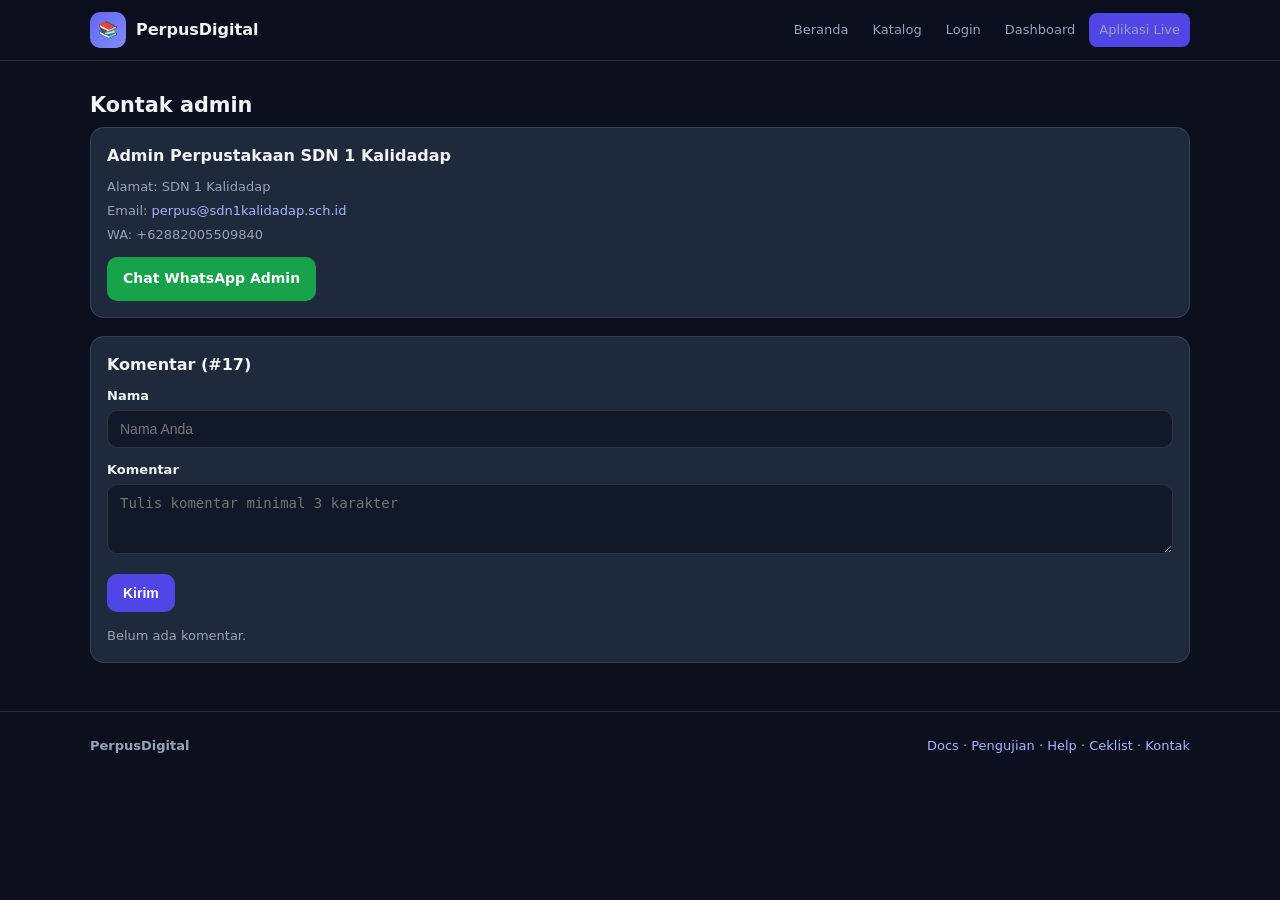
<file: pages/kontak.html>
<!DOCTYPE html>
<html lang="id">
<head>
  <meta charset="UTF-8">
  <meta name="viewport" content="width=device-width, initial-scale=1">
  <meta name="theme-color" content="#4f46e5">
  <title>Kontak — PerpusDigital</title>
  <link rel="icon" href="../assets/icons/book.svg" type="image/svg+xml">
  <link rel="stylesheet" href="../assets/css/style.css">
</head>
<body>
  <header class="site-header">
    <div class="container header-inner">
      <a class="brand" href="../index.html"><span class="brand-mark">📚</span><span data-config="shortName">PerpusDigital</span></a>
      <button type="button" class="nav-toggle" id="nav-toggle" aria-label="Menu">Menu</button>
      <nav class="nav" id="site-nav">
        <a href="../index.html" data-nav="home">Beranda</a>
        <a href="katalog.html" data-nav="katalog">Katalog</a>
        <a href="login.html" data-nav="login">Login</a>
        <a href="dashboard.html" data-nav="dashboard">Dashboard</a>
        <a class="btn btn-primary btn-sm" href="#" data-live-app target="_blank" rel="noopener">Aplikasi Live</a>
      </nav>
    </div>
  </header>

  <main class="section">
    <div class="container">
      <h2>Kontak admin</h2>

      <div class="card" style="margin-bottom:18px">
        <h3 data-config="contact.name">Admin</h3>
        <p class="muted" style="margin:4px 0">Alamat: <span data-config="contact.address">SDN 1 Kalidadap</span></p>
        <p class="muted" style="margin:4px 0">Email: <a href="#" data-email-link>perpus@sdn1kalidadap.sch.id</a></p>
        <p class="muted" style="margin:4px 0 12px">WA: +62882005509840</p>
        <a class="btn btn-wa" href="#" data-wa-link target="_blank" rel="noopener">Chat WhatsApp Admin</a>
      </div>

      <div class="card">
        <h3>Komentar (#17)</h3>
        <form id="comment-form">
          <div class="field">
            <label for="c-name">Nama</label>
            <input id="c-name" type="text" placeholder="Nama Anda">
          </div>
          <div class="field">
            <label for="c-text">Komentar</label>
            <textarea id="c-text" rows="3" placeholder="Tulis komentar minimal 3 karakter"></textarea>
          </div>
          <button class="btn btn-primary" type="submit">Kirim</button>
        </form>
        <div id="comment-list" style="margin-top:14px"></div>
      </div>
    </div>
  </main>

  <footer class="site-footer">
    <div class="container footer-inner">
      <div><strong data-config="shortName">PerpusDigital</strong></div>
      <div>
        <a href="../pages/dokumentasi.html">Docs</a> ·
        <a href="../pages/pengujian.html">Pengujian</a> ·
        <a href="../pages/help.html">Help</a> ·
        <a href="../docs/ceklist-ukk.html">Ceklist</a> ·
        <a href="../pages/kontak.html">Kontak</a>
      </div>
    </div>
  </footer>
  <script src="../config.js"></script>
  <script src="../assets/js/script.js"></script>
</body>
</html>
</file>
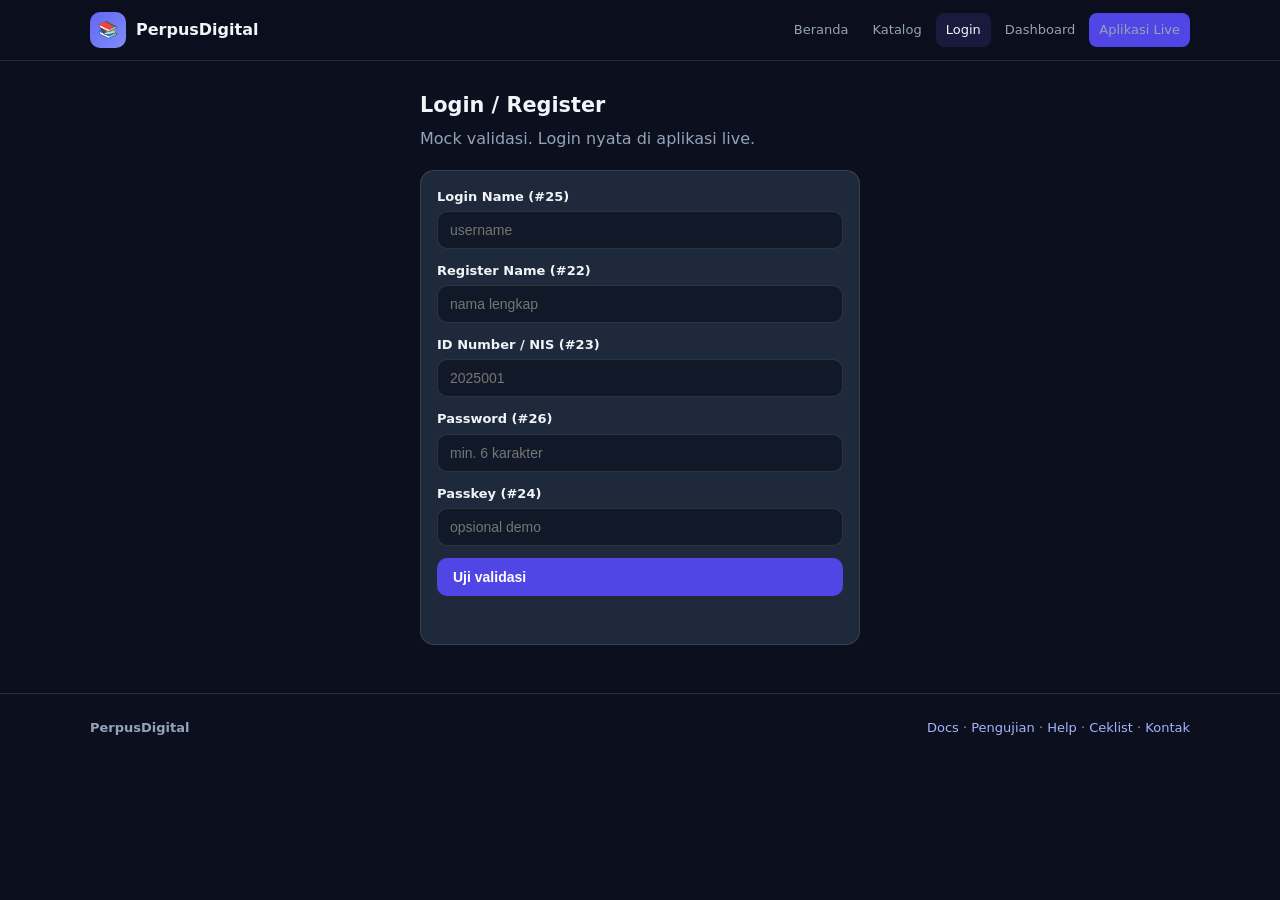
<file: pages/login.html>
<!DOCTYPE html>
<html lang="id">
<head>
  <meta charset="UTF-8">
  <meta name="viewport" content="width=device-width, initial-scale=1">
  <meta name="theme-color" content="#4f46e5">
  <title>Login — PerpusDigital</title>
  <link rel="icon" href="../assets/icons/book.svg" type="image/svg+xml">
  <link rel="stylesheet" href="../assets/css/style.css">
</head>
<body>
  <header class="site-header">
    <div class="container header-inner">
      <a class="brand" href="../index.html"><span class="brand-mark">📚</span><span data-config="shortName">PerpusDigital</span></a>
      <button type="button" class="nav-toggle" id="nav-toggle" aria-label="Menu">Menu</button>
      <nav class="nav" id="site-nav">
        <a href="../index.html" data-nav="home">Beranda</a>
        <a href="katalog.html" data-nav="katalog">Katalog</a>
        <a href="login.html" data-nav="login">Login</a>
        <a href="dashboard.html" data-nav="dashboard">Dashboard</a>
        <a class="btn btn-primary btn-sm" href="#" data-live-app target="_blank" rel="noopener">Aplikasi Live</a>
      </nav>
    </div>
  </header>

  <main class="section">
    <div class="container" style="max-width:440px">
      <h2>Login / Register</h2>
      <p class="lead">Mock validasi. Login nyata di aplikasi live.</p>
      <div class="card">
        <form id="login-mock-form" autocomplete="off">
          <div class="field">
            <label for="login-name">Login Name (#25)</label>
            <input id="login-name" type="text" placeholder="username" name="username">
          </div>
          <div class="field">
            <label for="reg-name">Register Name (#22)</label>
            <input id="reg-name" type="text" placeholder="nama lengkap">
          </div>
          <div class="field">
            <label for="id-number">ID Number / NIS (#23)</label>
            <input id="id-number" type="text" placeholder="2025001">
          </div>
          <div class="field">
            <label for="login-pass">Password (#26)</label>
            <input id="login-pass" type="password" placeholder="min. 6 karakter" name="password">
          </div>
          <div class="field">
            <label for="passkey">Passkey (#24)</label>
            <input id="passkey" type="password" placeholder="opsional demo">
          </div>
          <button class="btn btn-primary" type="submit" style="width:100%">Uji validasi</button>
          <div id="login-msg" class="alert" style="display:block;min-height:22px" role="status"></div>
        </form>
      </div>
      
    </div>
  </main>

  <footer class="site-footer">
    <div class="container footer-inner">
      <div><strong data-config="shortName">PerpusDigital</strong></div>
      <div>
        <a href="../pages/dokumentasi.html">Docs</a> ·
        <a href="../pages/pengujian.html">Pengujian</a> ·
        <a href="../pages/help.html">Help</a> ·
        <a href="../docs/ceklist-ukk.html">Ceklist</a> ·
        <a href="../pages/kontak.html">Kontak</a>
      </div>
    </div>
  </footer>
  <script src="../config.js"></script>
  <script src="../assets/js/script.js"></script>
</body>
</html>
</file>
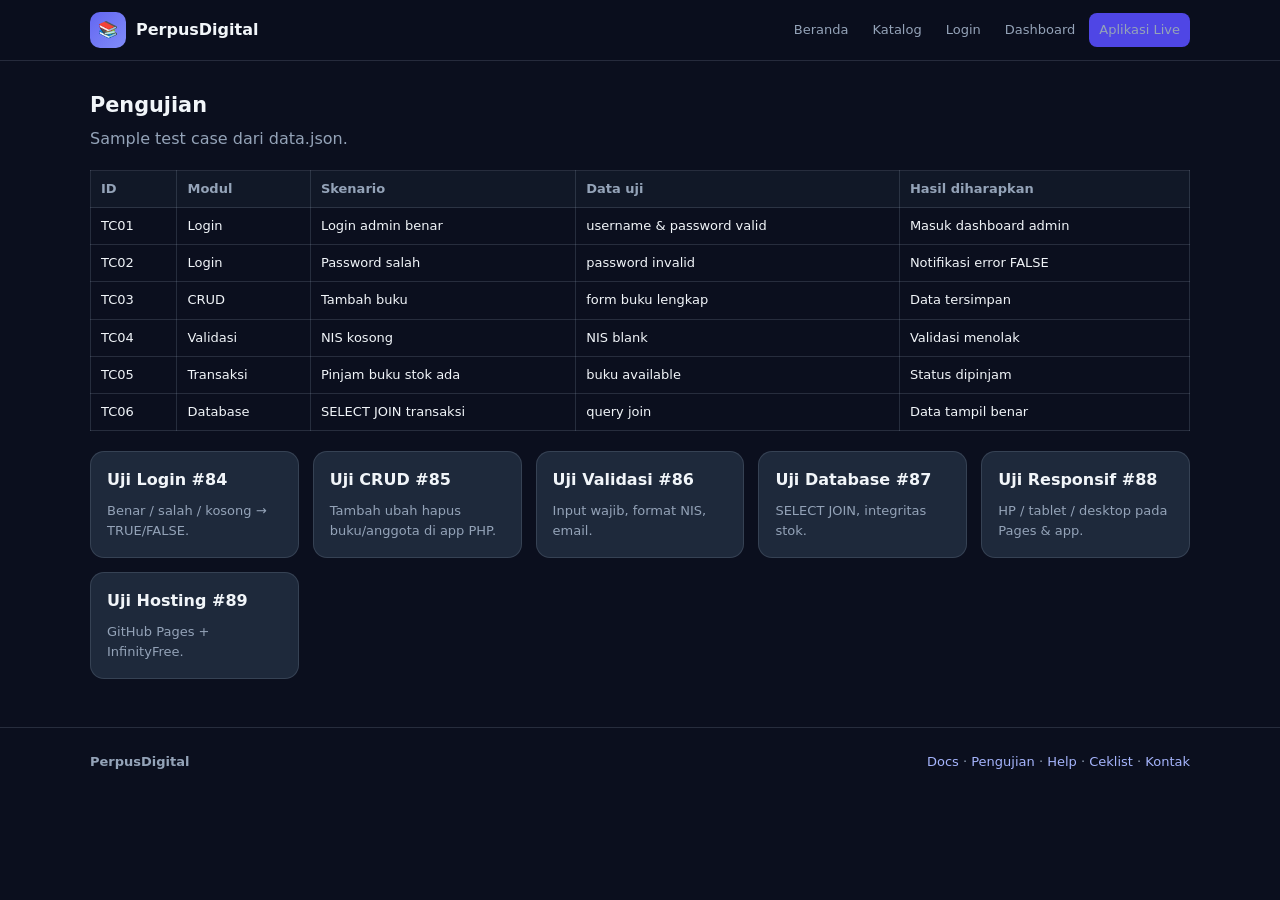
<file: pages/pengujian.html>
<!DOCTYPE html>
<html lang="id">
<head>
  <meta charset="UTF-8">
  <meta name="viewport" content="width=device-width, initial-scale=1">
  <meta name="theme-color" content="#4f46e5">
  <title>Pengujian — PerpusDigital</title>
  <link rel="icon" href="../assets/icons/book.svg" type="image/svg+xml">
  <link rel="stylesheet" href="../assets/css/style.css">
</head>
<body>
  <header class="site-header">
    <div class="container header-inner">
      <a class="brand" href="../index.html"><span class="brand-mark">📚</span><span data-config="shortName">PerpusDigital</span></a>
      <button type="button" class="nav-toggle" id="nav-toggle" aria-label="Menu">Menu</button>
      <nav class="nav" id="site-nav">
        <a href="../index.html" data-nav="home">Beranda</a>
        <a href="katalog.html" data-nav="katalog">Katalog</a>
        <a href="login.html" data-nav="login">Login</a>
        <a href="dashboard.html" data-nav="dashboard">Dashboard</a>
        <a class="btn btn-primary btn-sm" href="#" data-live-app target="_blank" rel="noopener">Aplikasi Live</a>
      </nav>
    </div>
  </header>

  <main class="section">
    <div class="container">
      <h2>Pengujian</h2>
      <p class="lead">Sample test case dari data.json.</p>

      <div style="overflow-x:auto">
        <table class="data" id="tc-table">
          <thead>
            <tr><th>ID</th><th>Modul</th><th>Skenario</th><th>Data uji</th><th>Hasil diharapkan</th></tr>
          </thead>
          <tbody id="tc-body" data-json="../data/data.json">
            <tr><td colspan="5">Memuat…</td></tr>
          </tbody>
        </table>
      </div>

      <div class="grid-3" style="margin-top:20px">
        <div class="card"><h3>Uji Login #84</h3><p>Benar / salah / kosong → TRUE/FALSE.</p></div>
        <div class="card"><h3>Uji CRUD #85</h3><p>Tambah ubah hapus buku/anggota di app PHP.</p></div>
        <div class="card"><h3>Uji Validasi #86</h3><p>Input wajib, format NIS, email.</p></div>
        <div class="card"><h3>Uji Database #87</h3><p>SELECT JOIN, integritas stok.</p></div>
        <div class="card"><h3>Uji Responsif #88</h3><p>HP / tablet / desktop pada Pages &amp; app.</p></div>
        <div class="card"><h3>Uji Hosting #89</h3><p>GitHub Pages + InfinityFree.</p></div>
      </div>
    </div>
  </main>

  <footer class="site-footer">
    <div class="container footer-inner">
      <div><strong data-config="shortName">PerpusDigital</strong></div>
      <div>
        <a href="../pages/dokumentasi.html">Docs</a> ·
        <a href="../pages/pengujian.html">Pengujian</a> ·
        <a href="../pages/help.html">Help</a> ·
        <a href="../docs/ceklist-ukk.html">Ceklist</a> ·
        <a href="../pages/kontak.html">Kontak</a>
      </div>
    </div>
  </footer>
  <script src="../config.js"></script>
  <script src="../assets/js/script.js"></script>
</body>
</html>
</file>
<file: assets/css/style.css>
/* style.css — UKK target #70 */
:root {
  --bg: #0b0f1e; --bg2: #111827; --card: #1e293b;
  --text: #f1f5f9; --muted: #94a3b8; --primary: #6366f1; --primary2: #4f46e5;
  --ok: #22c55e; --no: #f87171; --warn: #fbbf24;
  --border: rgba(148,163,184,.2); --radius: 14px;
  --sidebar-w: 240px;
  --font: system-ui,-apple-system,"Segoe UI",Roboto,sans-serif;
}
*,*::before,*::after{box-sizing:border-box}
body{margin:0;font-family:var(--font);background:var(--bg);color:var(--text);line-height:1.55;min-height:100vh;display:flex;flex-direction:column}
a{color:#a5b4fc;text-decoration:none}a:hover{text-decoration:underline}
.container{width:min(1100px,94%);margin:0 auto}

/* Header #13 */
.site-header{position:sticky;top:0;z-index:50;background:rgba(11,15,30,.92);backdrop-filter:blur(10px);border-bottom:1px solid var(--border)}
.header-inner{display:flex;align-items:center;justify-content:space-between;padding:12px 0;gap:12px;flex-wrap:wrap}
.brand{display:flex;align-items:center;gap:10px;color:var(--text);font-weight:700;text-decoration:none}
.brand-mark{width:36px;height:36px;border-radius:10px;background:linear-gradient(135deg,var(--primary),#818cf8);display:grid;place-items:center}
.nav{display:flex;gap:4px;flex-wrap:wrap;align-items:center}
.nav a{color:var(--muted);padding:7px 10px;border-radius:8px;font-size:13px;font-weight:500;text-decoration:none}
.nav a:hover,.nav a.is-active{color:var(--text);background:rgba(99,102,241,.15)}
.nav-toggle{display:none;background:transparent;border:1px solid var(--border);color:var(--text);border-radius:8px;padding:8px 12px;cursor:pointer}

/* Layout + Sidebar #15 */
.layout{display:flex;flex:1;min-height:0}
.sidebar{width:var(--sidebar-w);background:var(--bg2);border-right:1px solid var(--border);padding:16px 12px;flex-shrink:0}
.sidebar h4{margin:0 0 10px;font-size:12px;text-transform:uppercase;letter-spacing:.06em;color:var(--muted)}
.sidebar a{display:block;padding:8px 10px;border-radius:8px;color:var(--muted);font-size:13px;text-decoration:none;margin-bottom:2px}
.sidebar a:hover,.sidebar a.is-active{background:rgba(99,102,241,.15);color:var(--text)}
.content{flex:1;min-width:0}

.hero{padding:48px 0 32px;background:radial-gradient(ellipse 80% 60% at 50% -20%,rgba(99,102,241,.35),transparent),var(--bg)}
.hero h1{font-size:clamp(1.6rem,4vw,2.4rem);margin:0 0 10px}
.hero p{color:var(--muted);max-width:36rem;margin:0 0 20px}
.hero-actions{display:flex;flex-wrap:wrap;gap:10px}

.btn{display:inline-flex;align-items:center;gap:8px;padding:11px 16px;border-radius:10px;font-weight:600;font-size:14px;border:none;cursor:pointer;text-decoration:none}
.btn:hover{filter:brightness(1.08);text-decoration:none}
.btn-primary{background:var(--primary2);color:#fff}
.btn-outline{background:transparent;color:var(--text);border:1px solid var(--border)}
.btn-wa{background:#16a34a;color:#fff}
.btn-sm{padding:6px 10px;font-size:12px}

main,.section{padding:28px 0}
.section h2{margin:0 0 6px;font-size:1.3rem}
.lead{color:var(--muted);margin:0 0 18px}
.grid-3{display:grid;grid-template-columns:repeat(auto-fit,minmax(200px,1fr));gap:14px}
.card-link{display:block;color:inherit;text-decoration:none;transition:border-color .15s,transform .15s}
.card-link:hover{border-color:rgba(99,102,241,.5);text-decoration:none;transform:translateY(-1px)}
.card{background:var(--card);border:1px solid var(--border);border-radius:var(--radius);padding:16px}
.card h3{margin:0 0 8px;font-size:1rem}
.card p{margin:0;color:var(--muted);font-size:13px}

.notice{background:rgba(99,102,241,.12);border:1px solid rgba(129,140,248,.35);border-radius:var(--radius);padding:12px 14px;font-size:13px;color:#c7d2fe;margin-bottom:16px}
.toolbar{display:flex;flex-wrap:wrap;gap:10px;margin-bottom:16px}
.toolbar input,.toolbar select,input[type=text],input[type=password],input[type=email],textarea,select{
  background:var(--bg2);border:1px solid var(--border);color:var(--text);border-radius:10px;padding:10px 12px;font-size:14px;width:100%;max-width:100%
}
.toolbar input{flex:1;min-width:180px}
label{display:block;font-size:13px;font-weight:600;margin-bottom:4px}
.field{margin-bottom:12px}

.book-grid{display:grid;grid-template-columns:repeat(auto-fill,minmax(260px,1fr));gap:14px}
.book-card{display:flex;gap:12px;padding:12px}
.book-cover{width:52px;height:68px;border-radius:8px;flex-shrink:0;background:linear-gradient(145deg,#312e81,#6366f1);display:grid;place-items:center;font-weight:800;font-size:1.3rem}
.book-body h3{margin:2px 0;font-size:.95rem}
.book-body p{margin:3px 0;font-size:13px}
.muted{color:var(--muted);font-size:12px}
.stars{color:#fbbf24;letter-spacing:1px;font-size:14px}
.badge{display:inline-block;margin-top:6px;padding:2px 8px;border-radius:999px;font-size:11px;font-weight:600}
.badge-ok{background:rgba(34,197,94,.15);color:#4ade80}
.badge-no{background:rgba(248,113,113,.15);color:#fca5a5}
.badge-warn{background:rgba(251,191,36,.15);color:#fbbf24}
.badge-sold{background:rgba(99,102,241,.2);color:#a5b4fc}
.empty{color:var(--muted);text-align:center;padding:20px}

.alert{padding:10px 12px;border-radius:10px;font-size:13px;margin-top:10px}
.alert-true{background:rgba(34,197,94,.15);color:#4ade80;border:1px solid rgba(34,197,94,.3)}
.alert-false{background:rgba(248,113,113,.15);color:#fca5a5;border:1px solid rgba(248,113,113,.3)}

.comment-item{border-bottom:1px solid var(--border);padding:10px 0}
.comment-item p{margin:4px 0 0;font-size:13px}

table.data{width:100%;border-collapse:collapse;font-size:13px}
table.data th,table.data td{border:1px solid var(--border);padding:8px 10px;text-align:left}
table.data th{background:var(--bg2);color:var(--muted)}

/* Footer #14 */
.site-footer{border-top:1px solid var(--border);padding:24px 0;margin-top:20px;color:var(--muted);font-size:13px}
.footer-inner{display:flex;flex-wrap:wrap;gap:14px;justify-content:space-between}

.ukk-grid{display:grid;grid-template-columns:repeat(auto-fill,minmax(140px,1fr));gap:8px}
.ukk-item{font-size:11px;padding:8px;background:var(--bg2);border-radius:8px;border:1px solid var(--border);color:var(--muted)}
.ukk-item strong{display:block;color:var(--text);font-size:12px}

@media(max-width:800px){
  .sidebar{display:none}.sidebar.open{display:block;position:fixed;inset:0 auto 0 0;z-index:40;width:min(280px,85%)}
  .nav-toggle{display:inline-block}
  .nav{display:none;width:100%;flex-direction:column;align-items:stretch}
  .nav.open{display:flex}
}
</file>
